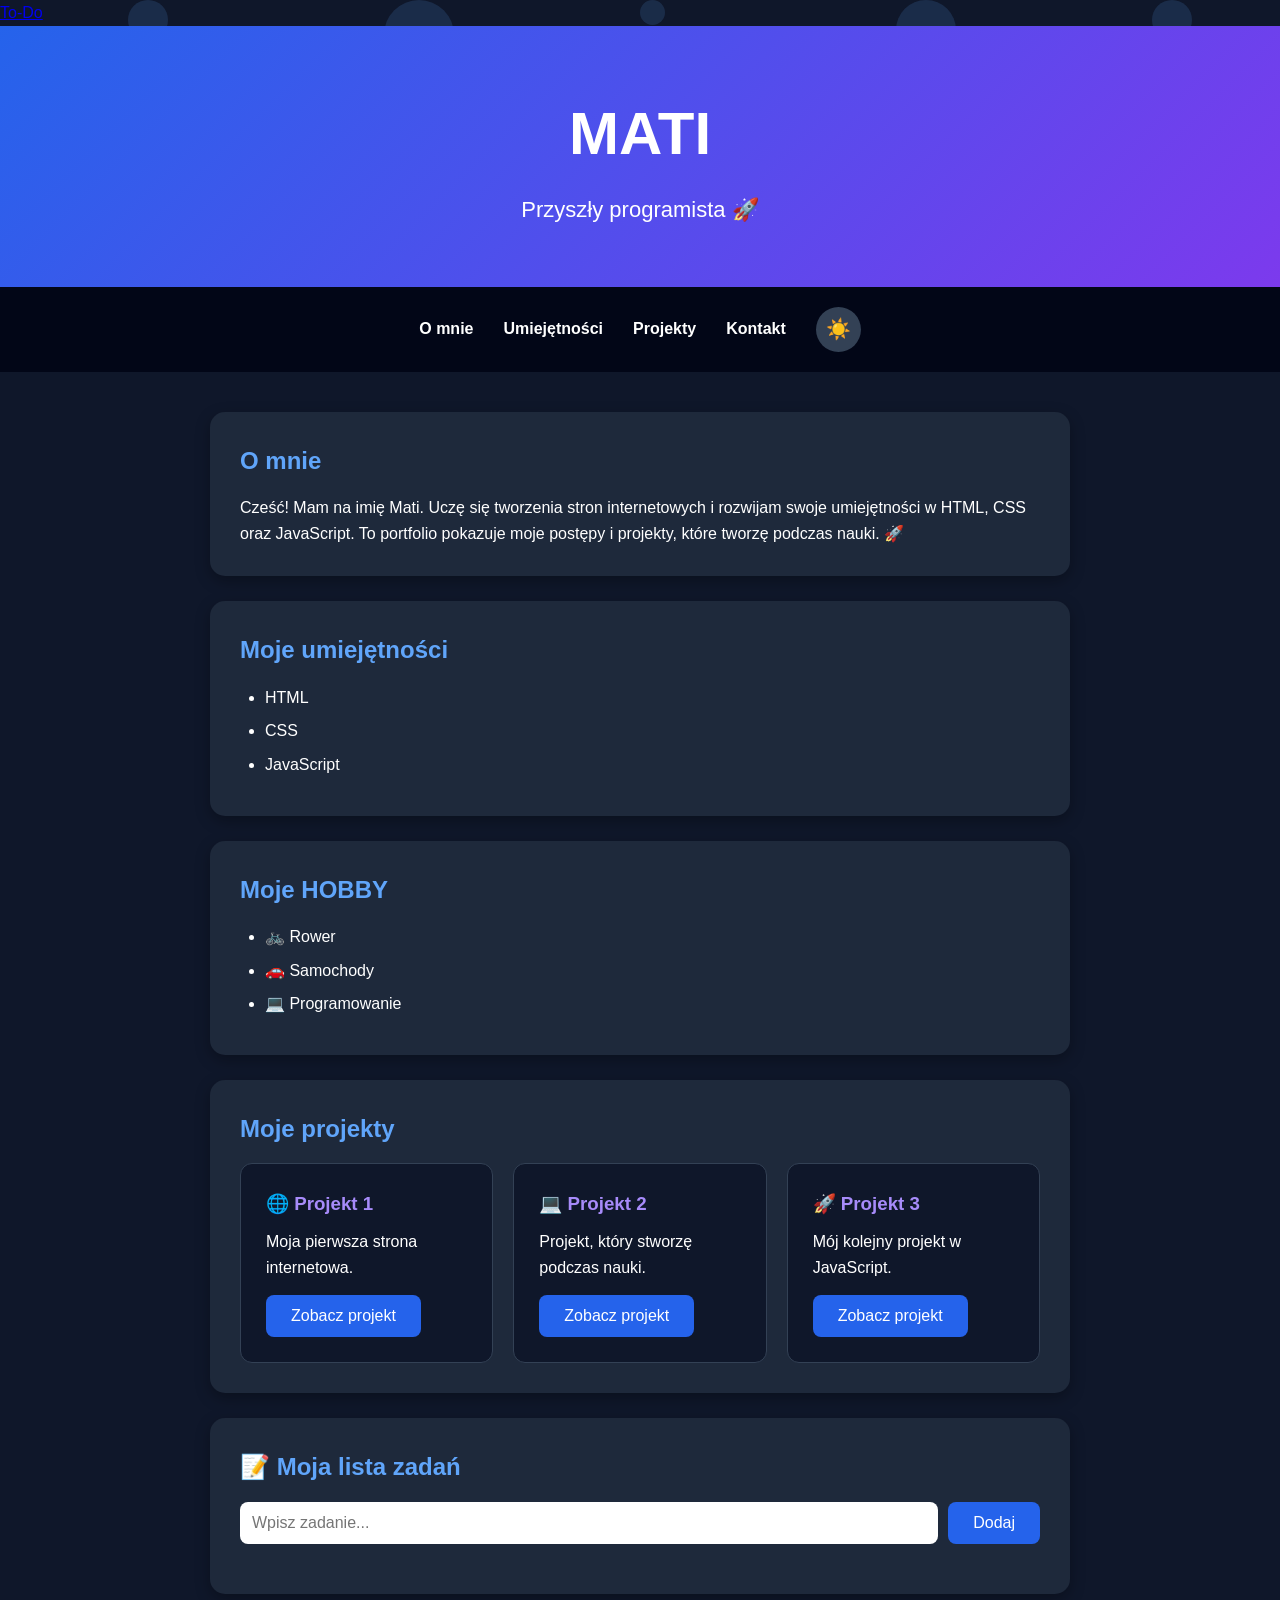
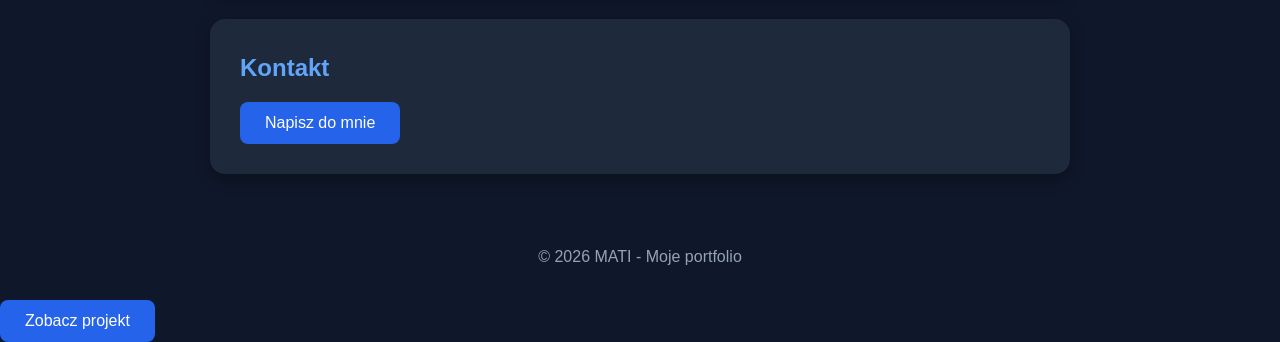
<file: index.html>
<!DOCTYPE html>
<html lang="pl">
<head>
    <meta charset="UTF-8">
    <meta name="viewport" content="width=device-width, initial-scale=1.0">
    <title>MATI | Portfolio</title>

    <link rel="stylesheet" href="style.css">
  
</head>

<body>
  <a href="#todo">To-Do</a>
    <div class="tlo">
        <span></span>
        <span></span>
        <span></span>
        <span></span>
        <span></span>
    </div>

    <header>
        <h1>MATI</h1>
        <p>Przyszły programista 🚀</p>
    </header>

    <nav>
        <a href="#o-mnie">O mnie</a>
        <a href="#umiejetnosci">Umiejętności</a>
        <a href="#projekty">Projekty</a>
        <a href="#kontakt">Kontakt</a>

        <button id="tryb">☀️</button>
    </nav>

    <main>

        <section id="o-mnie">
            <h2>O mnie</h2>

        <p>
    Cześć! Mam na imię Mati. Uczę się tworzenia stron
    internetowych i rozwijam swoje umiejętności w HTML,
    CSS oraz JavaScript. To portfolio pokazuje moje
    postępy i projekty, które tworzę podczas nauki. 🚀
</p>
        </section>

        <section id="umiejetnosci">
            <h2>Moje umiejętności</h2>

            <ul>
                <li>HTML</li>
                <li>CSS</li>
                <li>JavaScript</li>
            </ul>
        </section>

        <section>
            <h2>Moje HOBBY</h2>

            <ul>
                <li>🚲 Rower</li>
                <li>🚗 Samochody</li>
                <li>💻 Programowanie</li>
            </ul>
        </section>

        <section id="projekty">
            <h2>Moje projekty</h2>

            <div class="projekty">

                <div class="projekt">
                    <h3>🌐 Projekt 1</h3>
                    <p>
                        Moja pierwsza strona internetowa.
                    </p>
                    <button>Zobacz projekt</button>
                </div>

                <div class="projekt">
                    <h3>💻 Projekt 2</h3>
                    <p>
                        Projekt, który stworzę podczas nauki.
                    </p>
                    <button>Zobacz projekt</button>
                </div>

                <div class="projekt">
                    <h3>🚀 Projekt 3</h3>
                    <p>
                        Mój kolejny projekt w JavaScript.
                    </p>
                    <button>Zobacz projekt</button>
                </div>

            </div>
        </section>
<section id="todo">
    <h2>📝 Moja lista zadań</h2>

    <div class="todo">
        <input
            type="text"
            id="zadanie"
            placeholder="Wpisz zadanie..."
        >

        <button id="dodaj-zadanie">
            Dodaj
        </button>
    </div>

    <ul id="lista-zadan"></ul>
</section>
        <section id="kontakt">
            <h2>Kontakt</h2>

            <button id="pokaz-formularz">
                Napisz do mnie
            </button>

            <form id="formularz" class="formularz">

                <h3>Napisz wiadomość</h3>

                <input
                    type="text"
                    placeholder="Twoje imię"
                    required
                >

                <input
                    type="email"
                    placeholder="Twój e-mail"
                    required
                >

                <textarea
                    placeholder="Twoja wiadomość"
                    required
                ></textarea>

                <button type="submit">
                    Wyślij
                </button>

                <p id="komunikat"></p>

            </form>
        </section>

    </main>

    <footer>
        <p>© 2026 MATI - Moje portfolio</p>
    </footer>

    <script src="script.js"></script>
    <button onclick="alert('Projekt będzie dostępny wkrótce 🚀')">
    Zobacz projekt
</button>

</body>
</html>
</file>
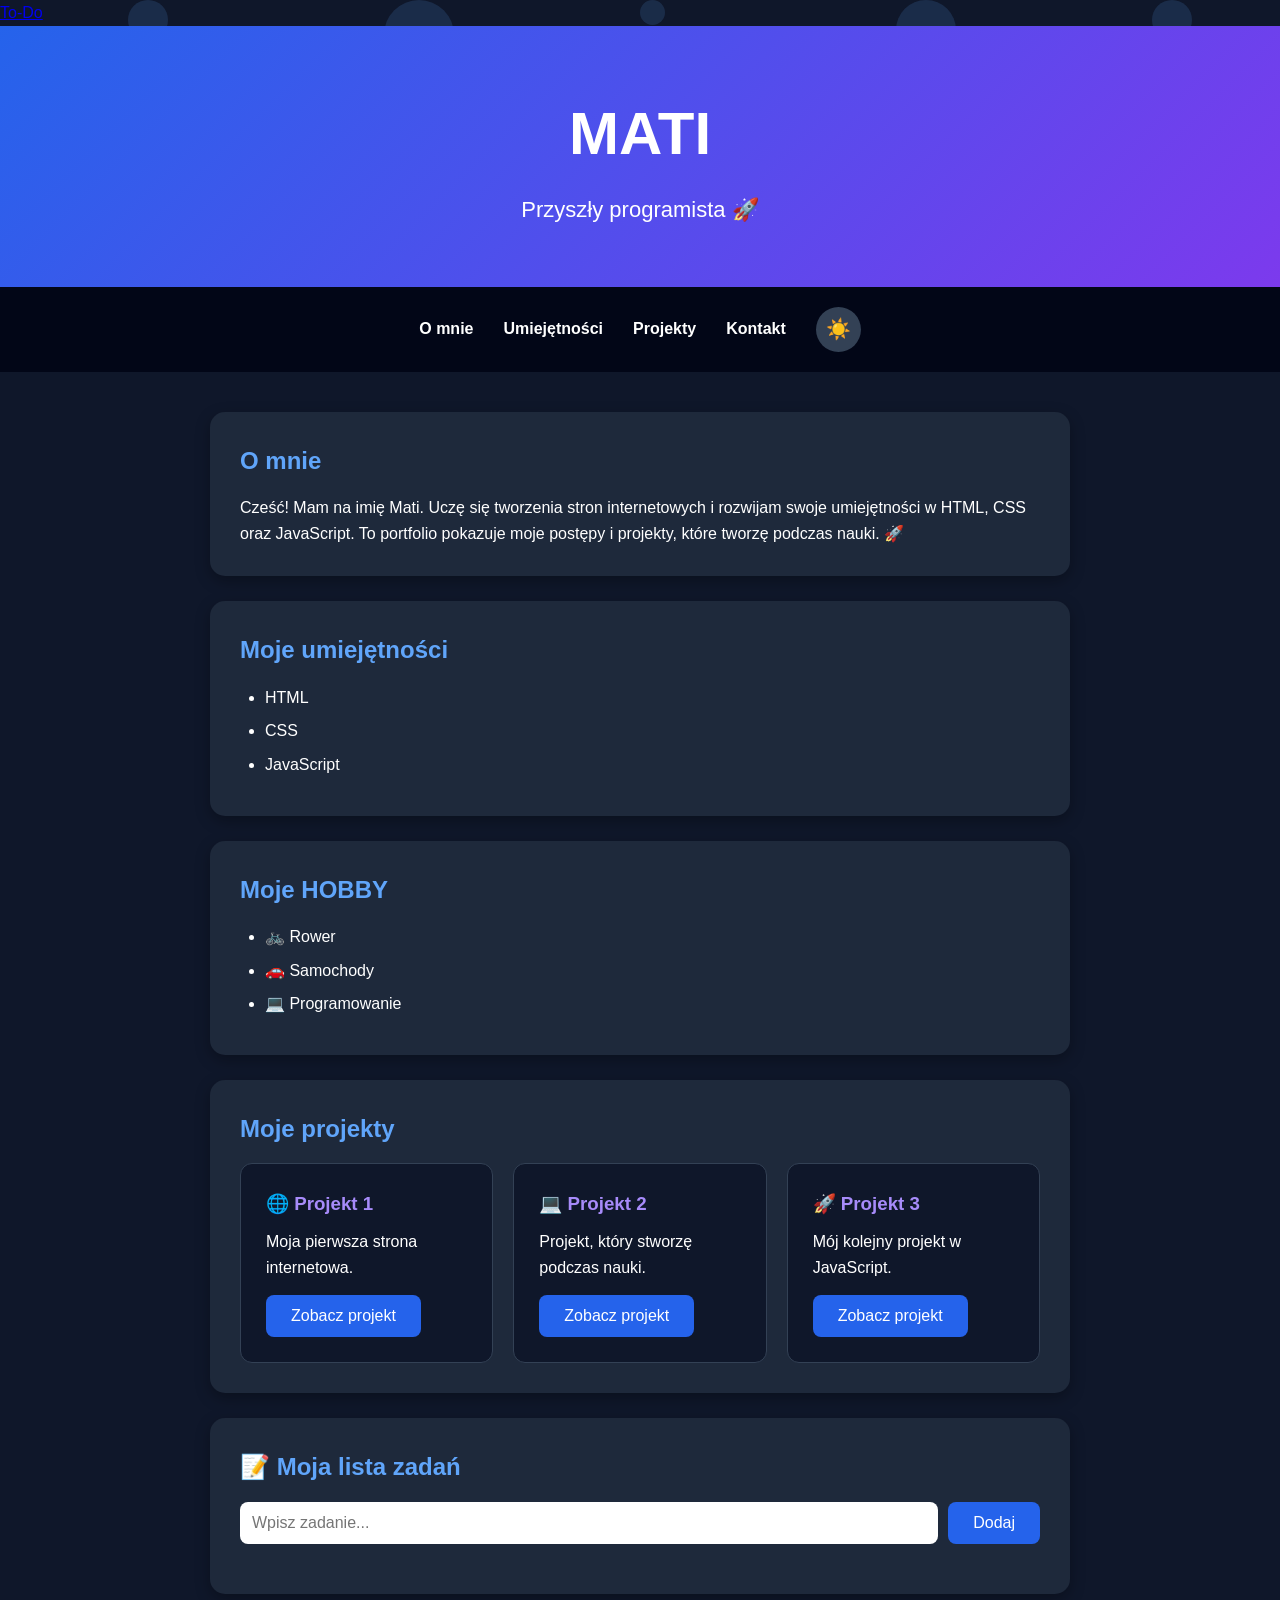
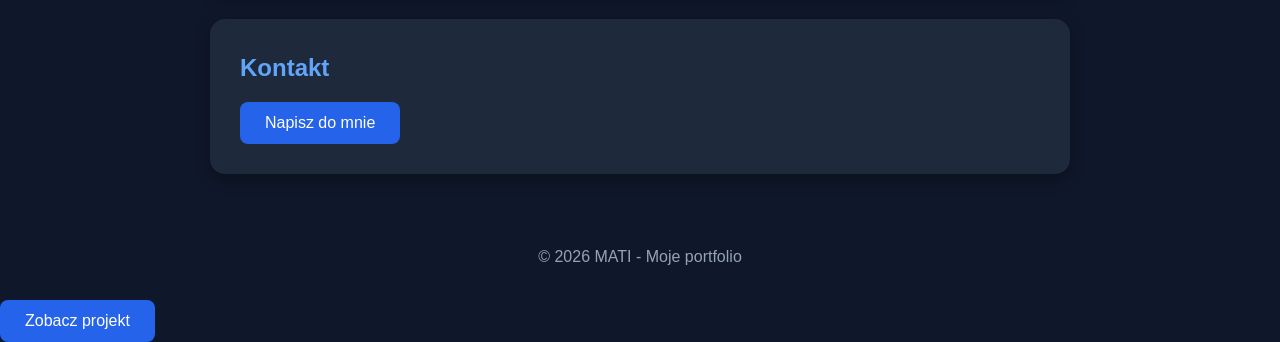
<file: strona1.html>
<!DOCTYPE html>
<html lang="pl">
<head>
    <meta charset="UTF-8">
    <meta name="viewport" content="width=device-width, initial-scale=1.0">
    <title>MATI | Portfolio</title>

    <link rel="stylesheet" href="style.css">
    <a href="#todo">To-Do</a>
</head>

<body>

    <div class="tlo">
        <span></span>
        <span></span>
        <span></span>
        <span></span>
        <span></span>
    </div>

    <header>
        <h1>MATI</h1>
        <p>Przyszły programista 🚀</p>
    </header>

    <nav>
        <a href="#o-mnie">O mnie</a>
        <a href="#umiejetnosci">Umiejętności</a>
        <a href="#projekty">Projekty</a>
        <a href="#kontakt">Kontakt</a>

        <button id="tryb">☀️</button>
    </nav>

    <main>

        <section id="o-mnie">
            <h2>O mnie</h2>

        <p>
    Cześć! Mam na imię Mati. Uczę się tworzenia stron
    internetowych i rozwijam swoje umiejętności w HTML,
    CSS oraz JavaScript. To portfolio pokazuje moje
    postępy i projekty, które tworzę podczas nauki. 🚀
</p>
        </section>

        <section id="umiejetnosci">
            <h2>Moje umiejętności</h2>

            <ul>
                <li>HTML</li>
                <li>CSS</li>
                <li>JavaScript</li>
            </ul>
        </section>

        <section>
            <h2>Moje HOBBY</h2>

            <ul>
                <li>🚲 Rower</li>
                <li>🚗 Samochody</li>
                <li>💻 Programowanie</li>
            </ul>
        </section>

        <section id="projekty">
            <h2>Moje projekty</h2>

            <div class="projekty">

                <div class="projekt">
                    <h3>🌐 Projekt 1</h3>
                    <p>
                        Moja pierwsza strona internetowa.
                    </p>
                    <button>Zobacz projekt</button>
                </div>

                <div class="projekt">
                    <h3>💻 Projekt 2</h3>
                    <p>
                        Projekt, który stworzę podczas nauki.
                    </p>
                    <button>Zobacz projekt</button>
                </div>

                <div class="projekt">
                    <h3>🚀 Projekt 3</h3>
                    <p>
                        Mój kolejny projekt w JavaScript.
                    </p>
                    <button>Zobacz projekt</button>
                </div>

            </div>
        </section>
<section id="todo">
    <h2>📝 Moja lista zadań</h2>

    <div class="todo">
        <input
            type="text"
            id="zadanie"
            placeholder="Wpisz zadanie..."
        >

        <button id="dodaj-zadanie">
            Dodaj
        </button>
    </div>

    <ul id="lista-zadan"></ul>
</section>
        <section id="kontakt">
            <h2>Kontakt</h2>

            <button id="pokaz-formularz">
                Napisz do mnie
            </button>

            <form id="formularz" class="formularz">

                <h3>Napisz wiadomość</h3>

                <input
                    type="text"
                    placeholder="Twoje imię"
                    required
                >

                <input
                    type="email"
                    placeholder="Twój e-mail"
                    required
                >

                <textarea
                    placeholder="Twoja wiadomość"
                    required
                ></textarea>

                <button type="submit">
                    Wyślij
                </button>

                <p id="komunikat"></p>

            </form>
        </section>

    </main>

    <footer>
        <p>© 2026 MATI - Moje portfolio</p>
    </footer>

    <script src="script.js"></script>
    <button onclick="alert('Projekt będzie dostępny wkrótce 🚀')">
    Zobacz projekt
</button>

</body>
</html>
</file>
<file: style.css>
* {
    box-sizing: border-box;
    margin: 0;
    padding: 0;
}

html {
    scroll-behavior: smooth;
}

body {
    font-family: Arial, sans-serif;
    background: #0f172a;
    color: white;
    line-height: 1.6;
    transition: 0.3s;
}

/* HEADER */

header {
    text-align: center;
    padding: 60px 20px;
    background: linear-gradient(
        135deg,
        #2563eb,
        #7c3aed
    );
}

header h1 {
    font-size: 60px;
    margin-bottom: 10px;
    animation: powiekszenie 1s ease;
}

header p {
    font-size: 22px;
}

/* MENU */

nav {
    display: flex;
    justify-content: center;
    align-items: center;
    gap: 30px;
    padding: 20px;
    background: #020617;
    position: sticky;
    top: 0;
    z-index: 100;
}

nav a {
    color: white;
    text-decoration: none;
    font-weight: bold;
    transition: 0.3s;
}

nav a:hover {
    color: #60a5fa;
}

#tryb {
    width: 45px;
    height: 45px;
    padding: 0;
    border-radius: 50%;
    background: #334155;
    color: white;
    font-size: 20px;
}

/* MAIN */

main {
    max-width: 900px;
    margin: 40px auto;
    padding: 0 20px;
}

section {
    background: #1e293b;
    padding: 30px;
    margin-bottom: 25px;
    border-radius: 15px;

    box-shadow:
        0 5px 15px rgba(0, 0, 0, 0.3);

    animation: pojawienie 0.8s ease;
    transition: 0.3s;
}

section:hover {
    transform: translateY(-5px);
}

h2 {
    color: #60a5fa;
    margin-bottom: 15px;
}

h3 {
    color: #a78bfa;
}

ul {
    padding-left: 25px;
}

li {
    margin: 8px 0;
}

/* PRZYCISKI */

button {
    background: #2563eb;
    color: white;
    border: none;
    padding: 12px 25px;
    border-radius: 8px;
    font-size: 16px;
    cursor: pointer;
    transition: 0.3s;
}

button:hover {
    background: #7c3aed;
    transform: scale(1.05);
}

/* PROJEKTY */

.projekty {
    display: grid;
    grid-template-columns: repeat(3, 1fr);
    gap: 20px;
}

.projekt {
    background: #0f172a;
    padding: 25px;
    border-radius: 12px;
    border: 1px solid #334155;
    transition: 0.3s;
}

.projekt:hover {
    transform: translateY(-8px);
    border-color: #60a5fa;
    box-shadow:
        0 10px 25px rgba(37, 99, 235, 0.3);
}

.projekt h3 {
    margin-bottom: 10px;
}

.projekt button {
    margin-top: 15px;
}

/* FORMULARZ */

.formularz {
    display: none;
    margin-top: 25px;
}

.formularz input,
.formularz textarea {
    width: 100%;
    padding: 12px;
    margin: 8px 0;
    border: none;
    border-radius: 8px;
    font-size: 16px;
}

.formularz textarea {
    height: 120px;
    resize: vertical;
}

.formularz button {
    margin-top: 10px;
}

#komunikat {
    margin-top: 15px;
    font-weight: bold;
    text-align: center;
}

/* STOPKA */

footer {
    text-align: center;
    padding: 30px;
    color: #94a3b8;
}

/* ANIMACJE */

@keyframes pojawienie {
    from {
        opacity: 0;
        transform: translateY(30px);
    }

    to {
        opacity: 1;
        transform: translateY(0);
    }
}

@keyframes powiekszenie {
    from {
        opacity: 0;
        transform: scale(0.7);
    }

    to {
        opacity: 1;
        transform: scale(1);
    }
}

/* ANIMOWANE TŁO */

.tlo {
    position: fixed;
    inset: 0;
    overflow: hidden;
    pointer-events: none;
    z-index: -1;
}

.tlo span {
    position: absolute;
    display: block;
    width: 40px;
    height: 40px;
    background: rgba(96, 165, 250, 0.15);
    border-radius: 50%;
    animation: unoszenie 10s linear infinite;
}

.tlo span:nth-child(1) {
    left: 10%;
}

.tlo span:nth-child(2) {
    left: 30%;
    width: 70px;
    height: 70px;
    animation-delay: 2s;
}

.tlo span:nth-child(3) {
    left: 50%;
    width: 25px;
    height: 25px;
    animation-delay: 4s;
}

.tlo span:nth-child(4) {
    left: 70%;
    width: 60px;
    height: 60px;
    animation-delay: 1s;
}

.tlo span:nth-child(5) {
    left: 90%;
    animation-delay: 5s;
}

@keyframes unoszenie {
    0% {
        transform: translateY(100vh);
        opacity: 0;
    }

    20% {
        opacity: 1;
    }

    80% {
        opacity: 1;
    }

    100% {
        transform: translateY(-100px);
        opacity: 0;
    }
}

/* JASNY TRYB */

body.jasny {
    background: #f1f5f9;
    color: #0f172a;
}

body.jasny section {
    background: white;
}

body.jasny nav {
    background: #e2e8f0;
}

body.jasny nav a {
    color: #0f172a;
}

body.jasny .projekt {
    background: #f8fafc;
    border-color: #cbd5e1;
}

/* TELEFON */

@media (max-width: 600px) {

    header {
        padding: 40px 15px;
    }

    header h1 {
        font-size: 40px;
    }

    header p {
        font-size: 18px;
    }

    nav {
        gap: 12px;
        flex-wrap: wrap;
    }

    nav a {
        font-size: 14px;
    }

    main {
        margin: 20px auto;
        padding: 0 12px;
    }

    section {
        padding: 20px;
    }

    h2 {
        font-size: 24px;
    }

    .projekty {
        grid-template-columns: 1fr;
    }

    .formularz button {
        width: 100%;
    }
}
.todo {
    display: flex;
    gap: 10px;
    margin-bottom: 20px;
}

.todo input {
    flex: 1;
    padding: 12px;
    border: none;
    border-radius: 8px;
    font-size: 16px;
}

#lista-zadan {
    list-style: none;
    padding: 0;
}

#lista-zadan li {
    display: flex;
    justify-content: space-between;
    align-items: center;
    background: #0f172a;
    padding: 12px 15px;
    margin: 8px 0;
    border-radius: 8px;
}

.usun {
    background: #dc2626;
    padding: 6px 12px;
    font-size: 14px;
}

.usun:hover {
    background: #ef4444;
}

@media (max-width: 600px) {
    .todo {
        flex-direction: column;
    }

    .todo button {
        width: 100%;
    }
}
</file>
